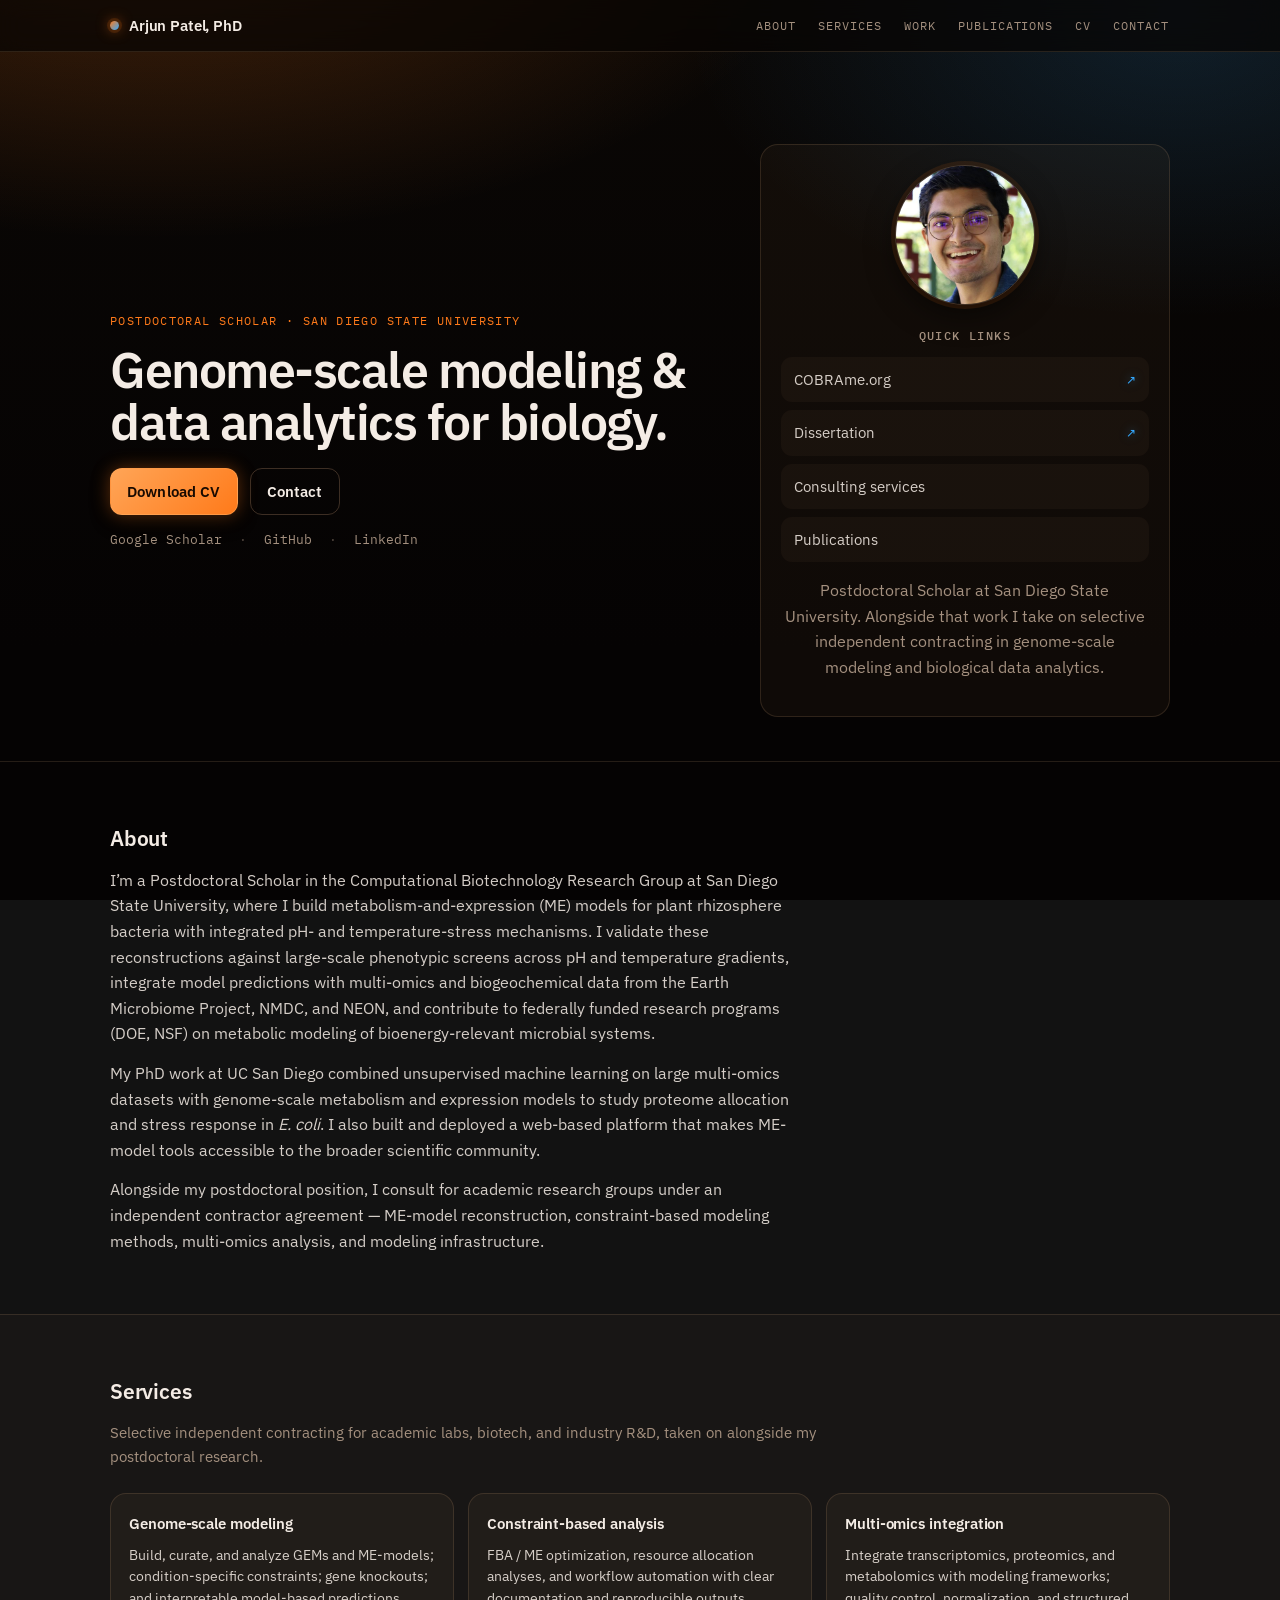
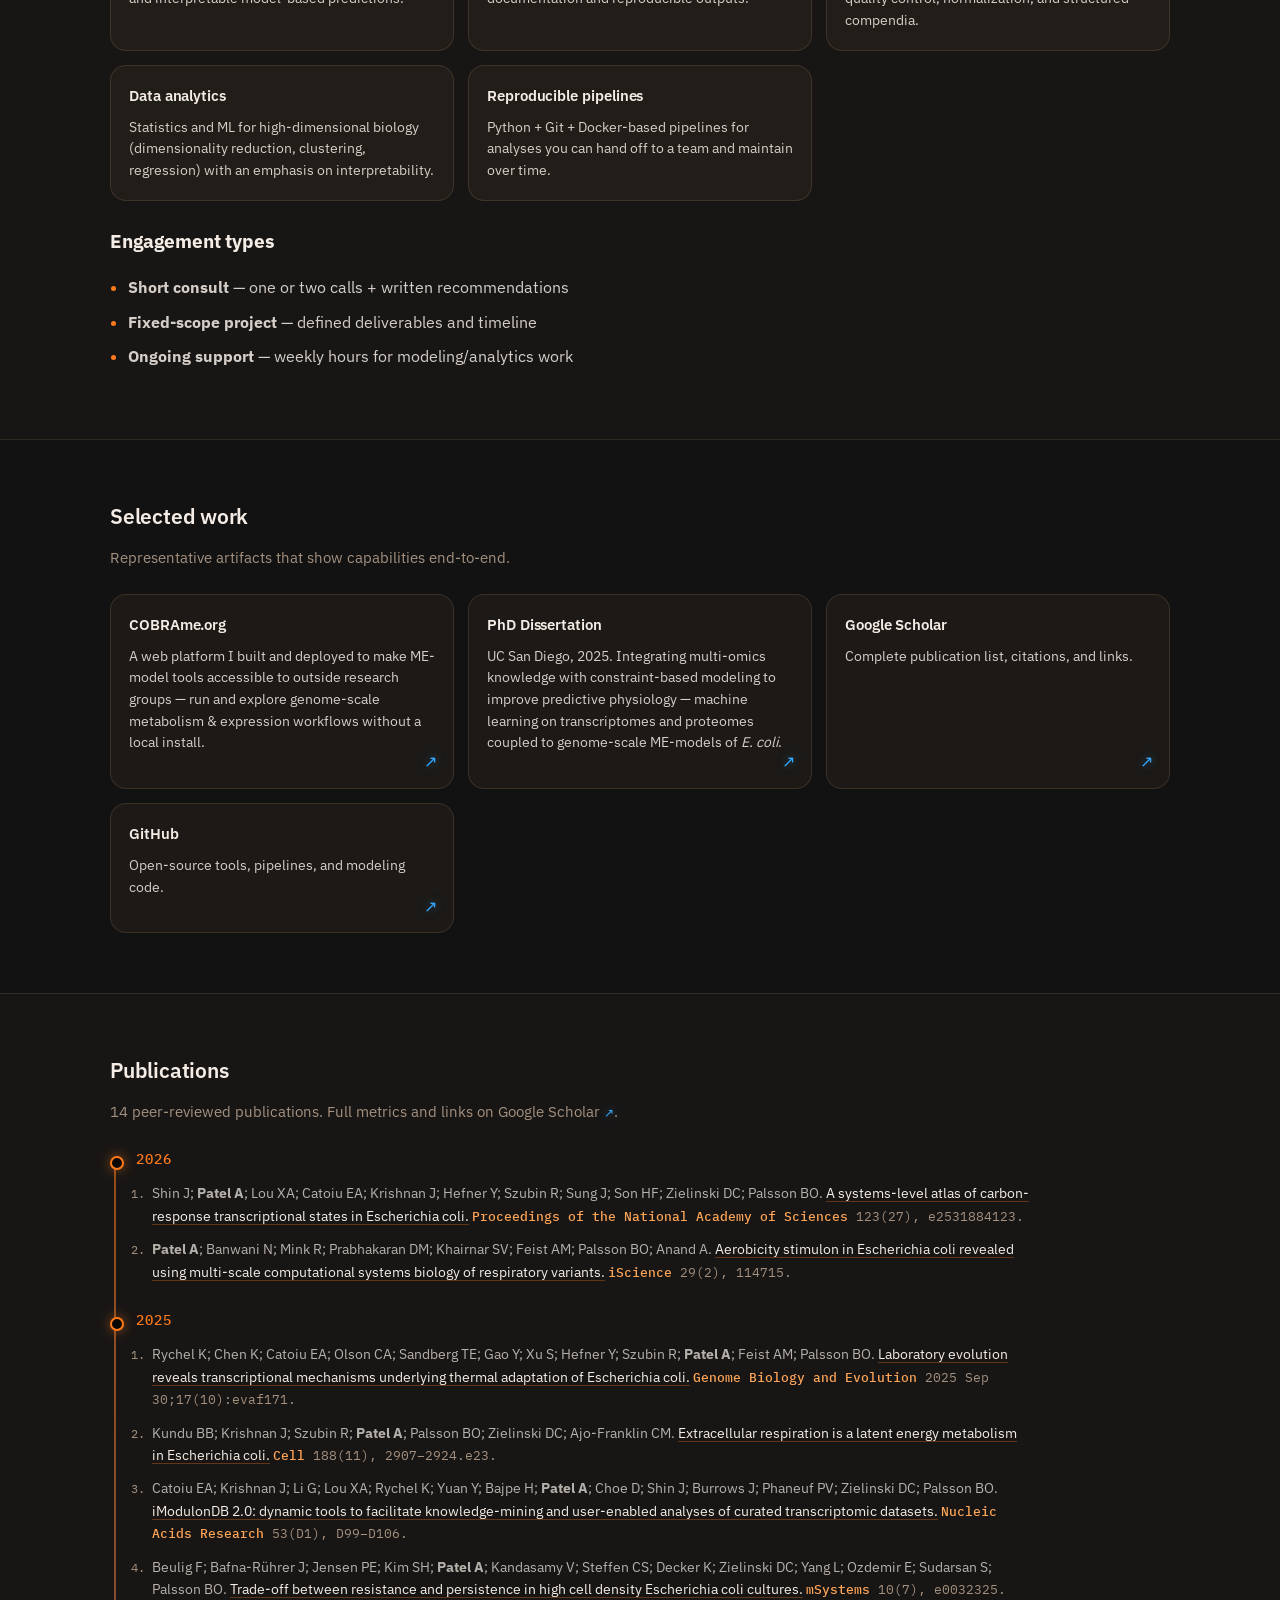
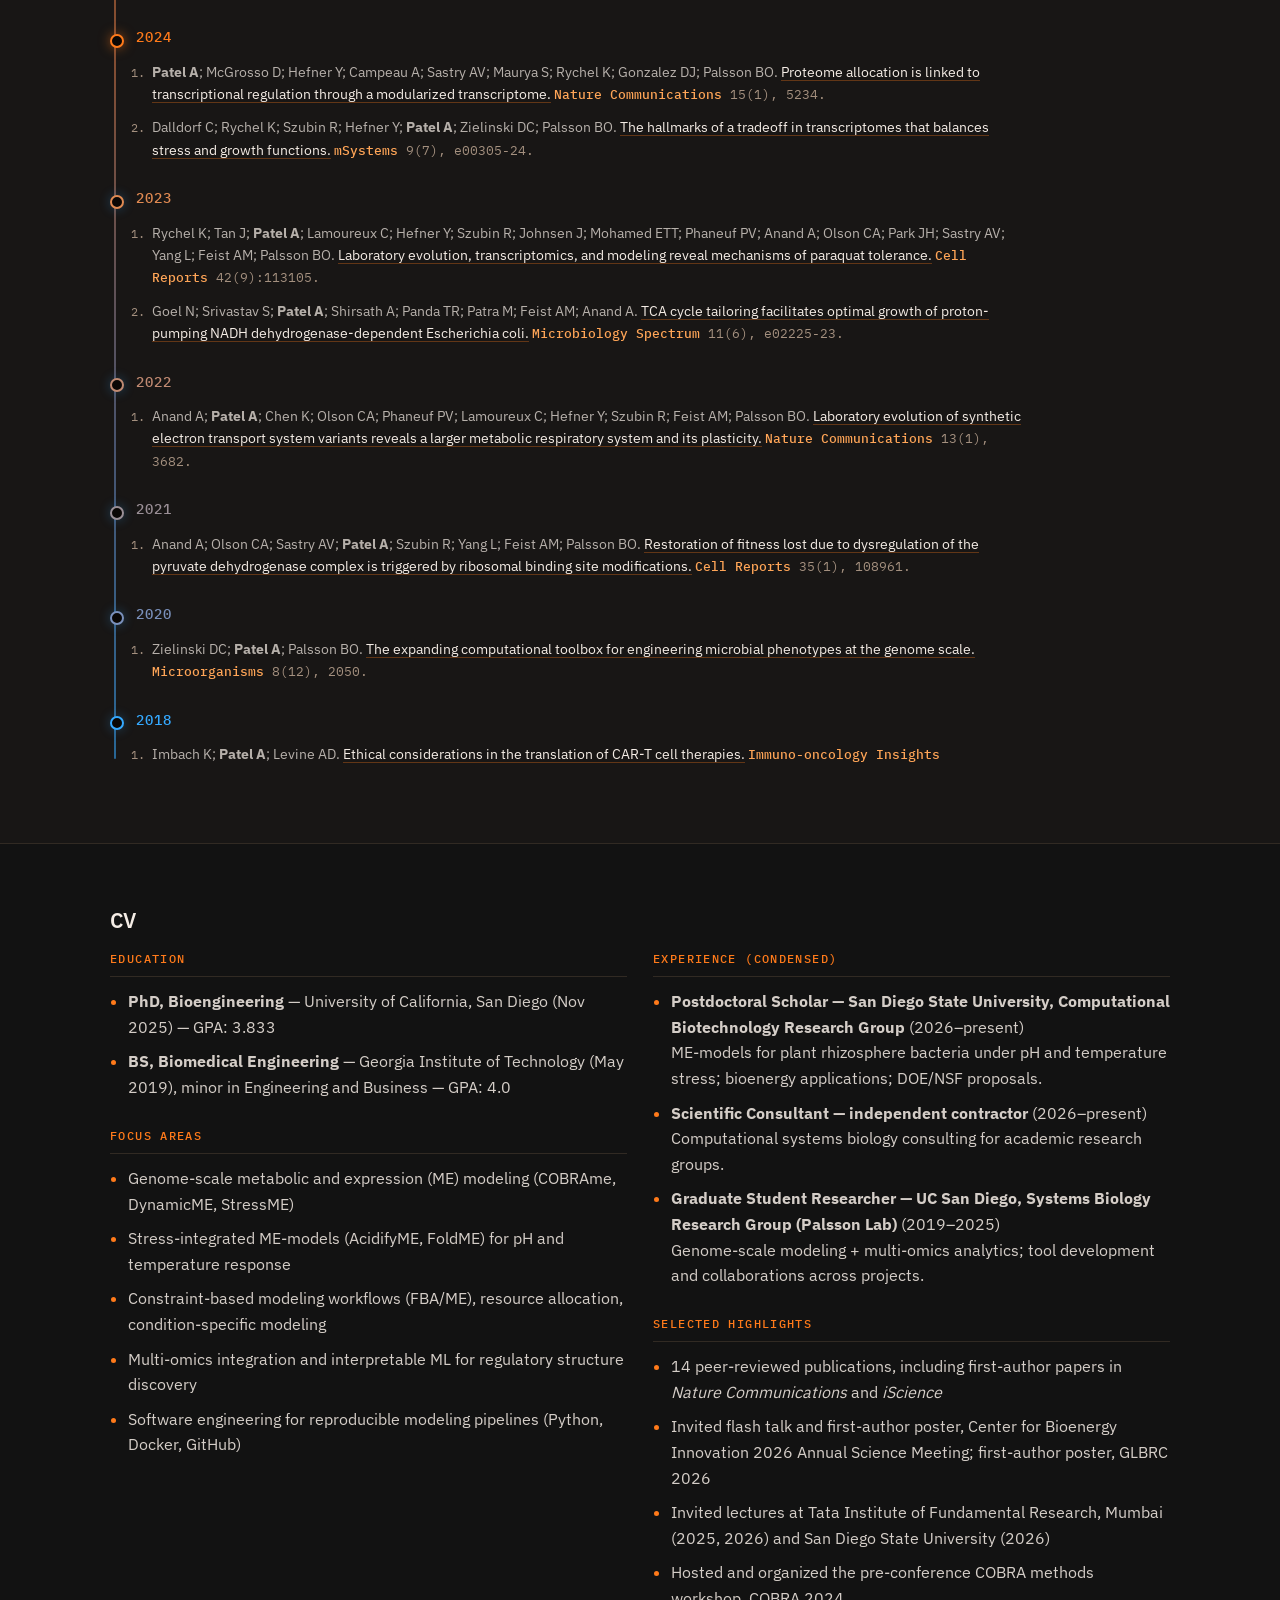
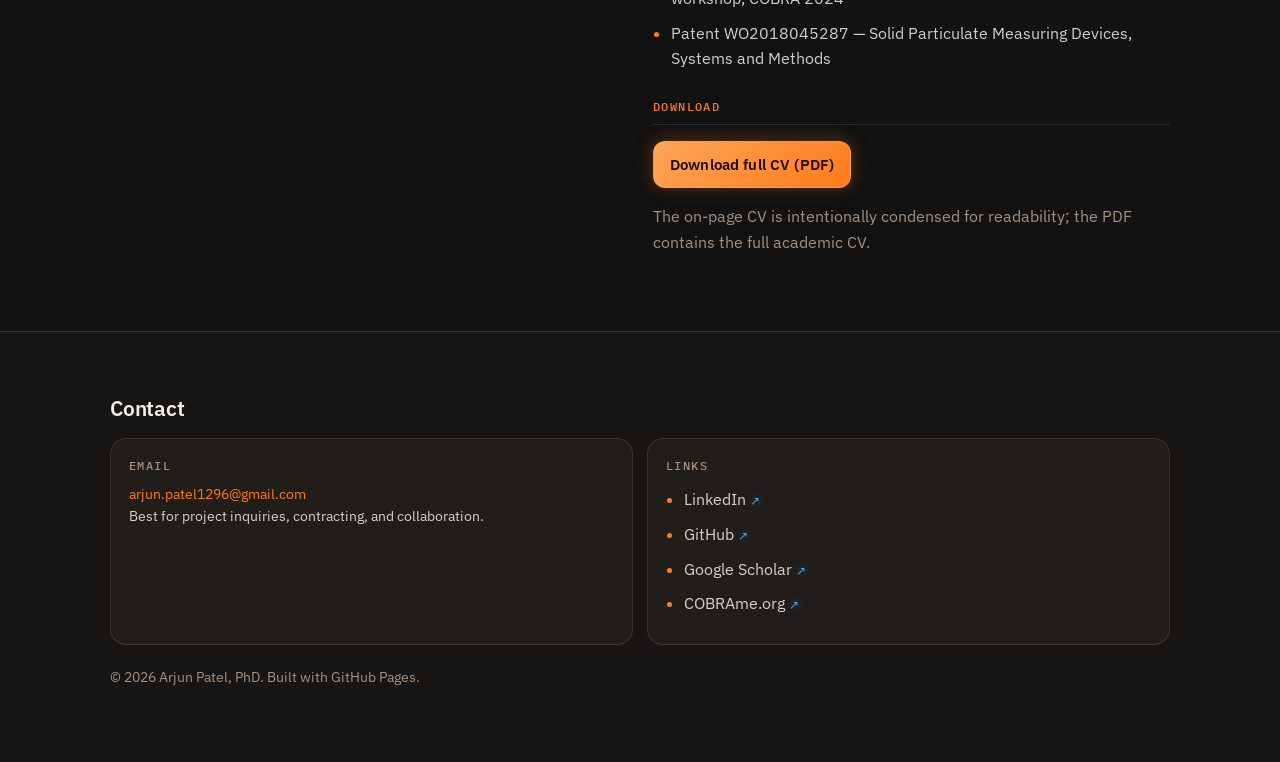
<file: index.html>
<!doctype html>
<html lang="en">
<head>
  <meta charset="utf-8" />
  <meta name="viewport" content="width=device-width, initial-scale=1" />
  <title>Arjun Patel, PhD — Genome-scale Modeling & Data Analytics</title>
  <meta name="description" content="Arjun Patel, PhD — computational systems biologist. Genome-scale metabolic & expression modeling (GEMs/ME-models), constraint-based analysis, and multi-omics data analytics." />
  <meta property="og:title" content="Arjun Patel, PhD — Genome-scale Modeling & Data Analytics" />
  <meta property="og:description" content="Constraint-based modeling (GEMs/ME-models), multi-omics integration, and reproducible analytics for biology." />
  <meta property="og:type" content="profile" />
  <meta property="og:url" content="https://arjun.live/" />
  <meta property="og:image" content="https://arjun.live/assets/og-image.png" />
  <meta property="og:image:width" content="1200" />
  <meta property="og:image:height" content="630" />
  <meta property="og:image:alt" content="Arjun Patel, PhD — Postdoctoral Scholar, San Diego State University" />
  <meta property="og:site_name" content="Arjun Patel, PhD" />
  <meta name="twitter:card" content="summary_large_image" />
  <meta name="author" content="Arjun Patel" />
  <link rel="canonical" href="https://arjun.live/" />
  <meta name="theme-color" content="#0a0705" />
  <link rel="icon" href="assets/favicon.svg" type="image/svg+xml">
  <link rel="preload" href="assets/fonts/IBMPlexSans-var-latin.woff2" as="font" type="font/woff2" crossorigin>
  <link rel="preload" href="assets/fonts/IBMPlexMono-400-latin.woff2" as="font" type="font/woff2" crossorigin>
  <link rel="stylesheet" href="styles.css" />
  <script type="application/ld+json">
  {
    "@context": "https://schema.org",
    "@type": "Person",
    "name": "Arjun Patel",
    "honorificSuffix": "PhD",
    "url": "https://arjun.live/",
    "image": "https://arjun.live/assets/og-image.png",
    "email": "mailto:arjun.patel1296@gmail.com",
    "jobTitle": "Postdoctoral Scholar",
    "description": "Computational systems biologist working on genome-scale metabolic and expression (ME) modeling and multi-omics data analytics.",
    "worksFor": {
      "@type": "Organization",
      "name": "San Diego State University",
      "url": "https://www.sdsu.edu/"
    },
    "alumniOf": [
      { "@type": "CollegeOrUniversity", "name": "University of California, San Diego" },
      { "@type": "CollegeOrUniversity", "name": "Georgia Institute of Technology" }
    ],
    "knowsAbout": [
      "Genome-scale metabolic modeling",
      "Metabolism and expression (ME) models",
      "Constraint-based reconstruction and analysis",
      "Flux balance analysis",
      "Multi-omics data integration",
      "Systems biology"
    ],
    "sameAs": [
      "https://scholar.google.com/citations?user=5Ym5JKAAAAAJ&hl=en",
      "https://github.com/arjunpatel96",
      "https://www.linkedin.com/in/arjunpatel96"
    ]
  }
  </script>
</head>
<body>
  <a class="skip-link" href="#top">Skip to content</a>
  <header class="header">
    <!-- 0x0 fixed anchors: :target on #menu drives the mobile menu, #menu-closed is the
         inert target the close button jumps to. both must be fixed — targeting anything
         in normal flow scrolls the page out from under the reader. -->
    <i id="menu" class="menu-anchor" aria-hidden="true"></i>
    <i id="menu-closed" class="menu-anchor" aria-hidden="true"></i>
    <div class="container nav">
      <a class="brand" href="#top" aria-label="Home">
        <span class="dot"></span><span>Arjun Patel, PhD</span>
      </a>

      <nav class="navlinks" aria-label="Primary">
        <a href="#about">About</a>
        <a href="#services">Services</a>
        <a href="#work">Work</a>
        <a href="#publications">Publications</a>
        <a href="#cv">CV</a>
        <a href="#contact">Contact</a>
      </nav>

      <!-- mobile only; CSS :target drives the open/closed state, no JS -->
      <a class="navtoggle open" href="#menu" aria-label="Open menu"><span class="bars" aria-hidden="true"></span></a>
      <a class="navtoggle close" href="#menu-closed" aria-label="Close menu"><span class="bars" aria-hidden="true"></span></a>
    </div>
  </header>

  <main id="top">
    <section class="hero">
      <div class="container">
        <div class="hero-grid">
          <div>
            <p class="kicker">Postdoctoral Scholar · San Diego State University</p>
            <h1>Genome-scale modeling &amp; data analytics for biology.</h1>
            <div class="cta">
              <a class="btn" href="assets/Arjun_Patel_CV.pdf" target="_blank" rel="noopener noreferrer">Download CV</a>
              <a class="btn ghost" href="#contact">Contact</a>
            </div>

            <div class="social">
              <a href="https://scholar.google.com/citations?user=5Ym5JKAAAAAJ&hl=en" target="_blank" rel="noopener noreferrer">Google Scholar</a>
              <span class="sep">·</span>
              <a href="https://github.com/arjunpatel96" target="_blank" rel="noopener noreferrer">GitHub</a>
              <span class="sep">·</span>
              <a href="https://www.linkedin.com/in/arjunpatel96" target="_blank" rel="noopener noreferrer">LinkedIn</a>
            </div>
          </div>

          <div class="hero-card hero-profile">
            <img src="assets/arjun.jpg" alt="Arjun Patel, PhD" class="profile-img" width="420" height="420" />
            <h2>Quick links</h2>
            <ul class="quick">
              <li><a href="https://www.cobrame.org" target="_blank" rel="noopener noreferrer">COBRAme.org <span aria-hidden="true">↗</span></a></li>
              <li><a href="https://escholarship.org/uc/item/8k63h9cx" target="_blank" rel="noopener noreferrer">Dissertation <span aria-hidden="true">↗</span></a></li>
              <li><a href="#services">Consulting services</a></li>
              <li><a href="#publications">Publications</a></li>
            </ul>
            <p class="muted">Postdoctoral Scholar at San Diego State University. Alongside that work I take on selective independent contracting in genome-scale modeling and biological data analytics.</p>
          </div>
        </div>
      </div>
    </section>

    <section id="about" class="section">
      <div class="container">
        <h2>About</h2>
        <div class="prose">
          <p>I’m a Postdoctoral Scholar in the Computational Biotechnology Research Group at San Diego State University, where I build metabolism-and-expression (ME) models for plant rhizosphere bacteria with integrated pH- and temperature-stress mechanisms. I validate these reconstructions against large-scale phenotypic screens across pH and temperature gradients, integrate model predictions with multi-omics and biogeochemical data from the Earth Microbiome Project, NMDC, and NEON, and contribute to federally funded research programs (DOE, NSF) on metabolic modeling of bioenergy-relevant microbial systems.</p><p>My PhD work at UC San Diego combined unsupervised machine learning on large multi-omics datasets with genome-scale metabolism and expression models to study proteome allocation and stress response in <em>E. coli</em>. I also built and deployed a web-based platform that makes ME-model tools accessible to the broader scientific community.</p><p>Alongside my postdoctoral position, I consult for academic research groups under an independent contractor agreement — ME-model reconstruction, constraint-based modeling methods, multi-omics analysis, and modeling infrastructure.</p>
        </div>
      </div>
    </section>

    <section id="services" class="section alt">
      <div class="container">
        <h2>Services</h2>
        <p class="subhead">Selective independent contracting for academic labs, biotech, and industry R&amp;D, taken on alongside my postdoctoral research.</p>

        <div class="cards">
          <div class="card"><h3>Genome-scale modeling</h3><p>Build, curate, and analyze GEMs and ME-models; condition-specific constraints; gene knockouts; and interpretable model-based predictions.</p></div>
<div class="card"><h3>Constraint-based analysis</h3><p>FBA / ME optimization, resource allocation analyses, and workflow automation with clear documentation and reproducible outputs.</p></div>
<div class="card"><h3>Multi-omics integration</h3><p>Integrate transcriptomics, proteomics, and metabolomics with modeling frameworks; quality control, normalization, and structured compendia.</p></div>
<div class="card"><h3>Data analytics</h3><p>Statistics and ML for high-dimensional biology (dimensionality reduction, clustering, regression) with an emphasis on interpretability.</p></div>
<div class="card"><h3>Reproducible pipelines</h3><p>Python + Git + Docker-based pipelines for analyses you can hand off to a team and maintain over time.</p></div>
        </div>

        <div class="engagement">
          <h3>Engagement types</h3>
          <ul class="bullets">
            <li><strong>Short consult</strong> — one or two calls + written recommendations</li>
            <li><strong>Fixed-scope project</strong> — defined deliverables and timeline</li>
            <li><strong>Ongoing support</strong> — weekly hours for modeling/analytics work</li>
          </ul>
        </div>
      </div>
    </section>

    <section id="work" class="section">
      <div class="container">
        <h2>Selected work</h2>
        <p class="subhead">Representative artifacts that show capabilities end-to-end.</p>

        <div class="cards">
          <a class="card linkcard" href="https://www.cobrame.org" target="_blank" rel="noopener noreferrer"><h3>COBRAme.org</h3><p>A web platform I built and deployed to make ME-model tools accessible to outside research groups — run and explore genome-scale metabolism &amp; expression workflows without a local install.</p><span class="arrow">↗</span></a>
<a class="card linkcard" href="https://escholarship.org/uc/item/8k63h9cx" target="_blank" rel="noopener noreferrer"><h3>PhD Dissertation</h3><p>UC San Diego, 2025. Integrating multi-omics knowledge with constraint-based modeling to improve predictive physiology — machine learning on transcriptomes and proteomes coupled to genome-scale ME-models of <em>E. coli</em>.</p><span class="arrow">↗</span></a>
<a class="card linkcard" href="https://scholar.google.com/citations?user=5Ym5JKAAAAAJ&amp;hl=en" target="_blank" rel="noopener noreferrer"><h3>Google Scholar</h3><p>Complete publication list, citations, and links.</p><span class="arrow">↗</span></a>
<a class="card linkcard" href="https://github.com/arjunpatel96" target="_blank" rel="noopener noreferrer"><h3>GitHub</h3><p>Open-source tools, pipelines, and modeling code.</p><span class="arrow">↗</span></a>
        </div>
      </div>
    </section>

    <section id="publications" class="section alt">
      <div class="container">
        <h2>Publications</h2>
        <p class="subhead">
          14 peer-reviewed publications. Full metrics and links on <a href="https://scholar.google.com/citations?user=5Ym5JKAAAAAJ&hl=en" target="_blank" rel="noopener noreferrer">Google Scholar <span aria-hidden="true">↗</span></a>.
        </p>
        <div class="pubs">
          <h3 class="pub-year" id="pub-2026">2026</h3>
<ol class="pub-list">
<li><span class="pub-authors">Shin J; <strong>Patel A</strong>; Lou XA; Catoiu EA; Krishnan J; Hefner Y; Szubin R; Sung J; Son HF; Zielinski DC; Palsson BO.</span> <span class="pub-title"><a class="pub-link" href="https://doi.org/10.1073/pnas.2531884123" target="_blank" rel="noopener noreferrer">A systems-level atlas of carbon-response transcriptional states in Escherichia coli.</a></span> <span class="pub-venue"><strong>Proceedings of the National Academy of Sciences</strong> 123(27), e2531884123.</span></li>
<li><span class="pub-authors"><strong>Patel A</strong>; Banwani N; Mink R; Prabhakaran DM; Khairnar SV; Feist AM; Palsson BO; Anand A.</span> <span class="pub-title"><a class="pub-link" href="https://doi.org/10.1016/j.isci.2026.114715" target="_blank" rel="noopener noreferrer">Aerobicity stimulon in Escherichia coli revealed using multi-scale computational systems biology of respiratory variants.</a></span> <span class="pub-venue"><strong>iScience</strong> 29(2), 114715.</span></li>
</ol>
<h3 class="pub-year" id="pub-2025">2025</h3>
<ol class="pub-list">
<li><span class="pub-authors">Rychel K; Chen K; Catoiu EA; Olson CA; Sandberg TE; Gao Y; Xu S; Hefner Y; Szubin R; <strong>Patel A</strong>; Feist AM; Palsson BO.</span> <span class="pub-title"><a class="pub-link" href="https://doi.org/10.1093/gbe/evaf171" target="_blank" rel="noopener noreferrer">Laboratory evolution reveals transcriptional mechanisms underlying thermal adaptation of Escherichia coli.</a></span> <span class="pub-venue"><strong>Genome Biology and Evolution</strong> 2025 Sep 30;17(10):evaf171.</span></li>
<li><span class="pub-authors">Kundu BB; Krishnan J; Szubin R; <strong>Patel A</strong>; Palsson BO; Zielinski DC; Ajo-Franklin CM.</span> <span class="pub-title"><a class="pub-link" href="https://doi.org/10.1016/j.cell.2025.03.016" target="_blank" rel="noopener noreferrer">Extracellular respiration is a latent energy metabolism in Escherichia coli.</a></span> <span class="pub-venue"><strong>Cell</strong> 188(11), 2907–2924.e23.</span></li>
<li><span class="pub-authors">Catoiu EA; Krishnan J; Li G; Lou XA; Rychel K; Yuan Y; Bajpe H; <strong>Patel A</strong>; Choe D; Shin J; Burrows J; Phaneuf PV; Zielinski DC; Palsson BO.</span> <span class="pub-title"><a class="pub-link" href="https://doi.org/10.1093/nar/gkae1009" target="_blank" rel="noopener noreferrer">iModulonDB 2.0: dynamic tools to facilitate knowledge-mining and user-enabled analyses of curated transcriptomic datasets.</a></span> <span class="pub-venue"><strong>Nucleic Acids Research</strong> 53(D1), D99–D106.</span></li>
<li><span class="pub-authors">Beulig F; Bafna-Rührer J; Jensen PE; Kim SH; <strong>Patel A</strong>; Kandasamy V; Steffen CS; Decker K; Zielinski DC; Yang L; Ozdemir E; Sudarsan S; Palsson BO.</span> <span class="pub-title"><a class="pub-link" href="https://doi.org/10.1128/msystems.00323-25" target="_blank" rel="noopener noreferrer">Trade-off between resistance and persistence in high cell density Escherichia coli cultures.</a></span> <span class="pub-venue"><strong>mSystems</strong> 10(7), e0032325.</span></li>
</ol>
<h3 class="pub-year" id="pub-2024">2024</h3>
<ol class="pub-list">
<li><span class="pub-authors"><strong>Patel A</strong>; McGrosso D; Hefner Y; Campeau A; Sastry AV; Maurya S; Rychel K; Gonzalez DJ; Palsson BO.</span> <span class="pub-title"><a class="pub-link" href="https://doi.org/10.1038/s41467-024-49231-y" target="_blank" rel="noopener noreferrer">Proteome allocation is linked to transcriptional regulation through a modularized transcriptome.</a></span> <span class="pub-venue"><strong>Nature Communications</strong> 15(1), 5234.</span></li>
<li><span class="pub-authors">Dalldorf C; Rychel K; Szubin R; Hefner Y; <strong>Patel A</strong>; Zielinski DC; Palsson BO.</span> <span class="pub-title"><a class="pub-link" href="https://doi.org/10.1128/msystems.00305-24" target="_blank" rel="noopener noreferrer">The hallmarks of a tradeoff in transcriptomes that balances stress and growth functions.</a></span> <span class="pub-venue"><strong>mSystems</strong> 9(7), e00305-24.</span></li>
</ol>
<h3 class="pub-year" id="pub-2023">2023</h3>
<ol class="pub-list">
<li><span class="pub-authors">Rychel K; Tan J; <strong>Patel A</strong>; Lamoureux C; Hefner Y; Szubin R; Johnsen J; Mohamed ETT; Phaneuf PV; Anand A; Olson CA; Park JH; Sastry AV; Yang L; Feist AM; Palsson BO.</span> <span class="pub-title"><a class="pub-link" href="https://doi.org/10.1016/j.celrep.2023.113105" target="_blank" rel="noopener noreferrer">Laboratory evolution, transcriptomics, and modeling reveal mechanisms of paraquat tolerance.</a></span> <span class="pub-venue"><strong>Cell Reports</strong> 42(9):113105.</span></li>
<li><span class="pub-authors">Goel N; Srivastav S; <strong>Patel A</strong>; Shirsath A; Panda TR; Patra M; Feist AM; Anand A.</span> <span class="pub-title"><a class="pub-link" href="https://doi.org/10.1128/spectrum.02225-23" target="_blank" rel="noopener noreferrer">TCA cycle tailoring facilitates optimal growth of proton-pumping NADH dehydrogenase-dependent Escherichia coli.</a></span> <span class="pub-venue"><strong>Microbiology Spectrum</strong> 11(6), e02225-23.</span></li>
</ol>
<h3 class="pub-year" id="pub-2022">2022</h3>
<ol class="pub-list">
<li><span class="pub-authors">Anand A; <strong>Patel A</strong>; Chen K; Olson CA; Phaneuf PV; Lamoureux C; Hefner Y; Szubin R; Feist AM; Palsson BO.</span> <span class="pub-title"><a class="pub-link" href="https://doi.org/10.1038/s41467-022-30877-5" target="_blank" rel="noopener noreferrer">Laboratory evolution of synthetic electron transport system variants reveals a larger metabolic respiratory system and its plasticity.</a></span> <span class="pub-venue"><strong>Nature Communications</strong> 13(1), 3682.</span></li>
</ol>
<h3 class="pub-year" id="pub-2021">2021</h3>
<ol class="pub-list">
<li><span class="pub-authors">Anand A; Olson CA; Sastry AV; <strong>Patel A</strong>; Szubin R; Yang L; Feist AM; Palsson BO.</span> <span class="pub-title"><a class="pub-link" href="https://doi.org/10.1016/j.celrep.2021.108961" target="_blank" rel="noopener noreferrer">Restoration of fitness lost due to dysregulation of the pyruvate dehydrogenase complex is triggered by ribosomal binding site modifications.</a></span> <span class="pub-venue"><strong>Cell Reports</strong> 35(1), 108961.</span></li>
</ol>
<h3 class="pub-year" id="pub-2020">2020</h3>
<ol class="pub-list">
<li><span class="pub-authors">Zielinski DC; <strong>Patel A</strong>; Palsson BO.</span> <span class="pub-title"><a class="pub-link" href="https://doi.org/10.3390/microorganisms8122050" target="_blank" rel="noopener noreferrer">The expanding computational toolbox for engineering microbial phenotypes at the genome scale.</a></span> <span class="pub-venue"><strong>Microorganisms</strong> 8(12), 2050.</span></li>
</ol>
<h3 class="pub-year" id="pub-2018">2018</h3>
<ol class="pub-list">
<li><span class="pub-authors">Imbach K; <strong>Patel A</strong>; Levine AD.</span> <span class="pub-title"><a class="pub-link" href="https://doi.org/10.18609/cgti.2018.030" target="_blank" rel="noopener noreferrer">Ethical considerations in the translation of CAR-T cell therapies.</a></span> <span class="pub-venue"><strong>Immuno-oncology Insights</strong></span></li>
</ol>
        </div>
      </div>
    </section>

    <section id="cv" class="section">
      <div class="container">
        <h2>CV</h2>
        
<div class="cv-grid">
  <div>
    <h3>Education</h3>
    <ul class="bullets">
      <li><strong>PhD, Bioengineering</strong> — University of California, San Diego (Nov 2025) — GPA: 3.833</li>
      <li><strong>BS, Biomedical Engineering</strong> — Georgia Institute of Technology (May 2019), minor in Engineering and Business — GPA: 4.0</li>
    </ul>

    <h3>Focus areas</h3>
    <ul class="bullets">
      <li>Genome-scale metabolic and expression (ME) modeling (COBRAme, DynamicME, StressME)</li>
      <li>Stress-integrated ME-models (AcidifyME, FoldME) for pH and temperature response</li>
      <li>Constraint-based modeling workflows (FBA/ME), resource allocation, condition-specific modeling</li>
      <li>Multi-omics integration and interpretable ML for regulatory structure discovery</li>
      <li>Software engineering for reproducible modeling pipelines (Python, Docker, GitHub)</li>
    </ul>
  </div>

  <div>
    <h3>Experience (condensed)</h3>
    <ul class="bullets">
      <li><strong>Postdoctoral Scholar — San Diego State University, Computational Biotechnology Research Group</strong> (2026–present)<br/>
      ME-models for plant rhizosphere bacteria under pH and temperature stress; bioenergy applications; DOE/NSF proposals.</li>
      <li><strong>Scientific Consultant — independent contractor</strong> (2026–present)<br/>
      Computational systems biology consulting for academic research groups.</li>
      <li><strong>Graduate Student Researcher — UC San Diego, Systems Biology Research Group (Palsson Lab)</strong> (2019–2025)<br/>
      Genome-scale modeling + multi-omics analytics; tool development and collaborations across projects.</li>
    </ul>

    <h3>Selected highlights</h3>
    <ul class="bullets">
      <li>14 peer-reviewed publications, including first-author papers in <em>Nature Communications</em> and <em>iScience</em></li>
      <li>Invited flash talk and first-author poster, Center for Bioenergy Innovation 2026 Annual Science Meeting; first-author poster, GLBRC 2026</li>
      <li>Invited lectures at Tata Institute of Fundamental Research, Mumbai (2025, 2026) and San Diego State University (2026)</li>
      <li>Hosted and organized the pre-conference COBRA methods workshop, COBRA 2024</li>
      <li>Patent WO2018045287 — Solid Particulate Measuring Devices, Systems and Methods</li>
    </ul>

    <h3>Download</h3>
    <p><a class="btn" href="assets/Arjun_Patel_CV.pdf" target="_blank" rel="noopener noreferrer">Download full CV (PDF)</a></p>
    <p class="muted">The on-page CV is intentionally condensed for readability; the PDF contains the full academic CV.</p>
  </div>
</div>

      </div>
    </section>

    <section id="contact" class="section alt">
      <div class="container">
        <h2>Contact</h2>
        <div class="contact-grid">
          <div class="card">
            <h3>Email</h3>
            <p><a href="mailto:arjun.patel1296@gmail.com">arjun.patel1296@gmail.com</a></p>
            <p class="muted">Best for project inquiries, contracting, and collaboration.</p>
          </div>
          <div class="card">
            <h3>Links</h3>
            <ul class="bullets">
              <li><a href="https://www.linkedin.com/in/arjunpatel96" target="_blank" rel="noopener noreferrer">LinkedIn <span aria-hidden="true">↗</span></a></li>
              <li><a href="https://github.com/arjunpatel96" target="_blank" rel="noopener noreferrer">GitHub <span aria-hidden="true">↗</span></a></li>
              <li><a href="https://scholar.google.com/citations?user=5Ym5JKAAAAAJ&hl=en" target="_blank" rel="noopener noreferrer">Google Scholar <span aria-hidden="true">↗</span></a></li>
              <li><a href="https://www.cobrame.org" target="_blank" rel="noopener noreferrer">COBRAme.org <span aria-hidden="true">↗</span></a></li>
            </ul>
          </div>
        </div>
        <p class="footer muted">© 2026 Arjun Patel, PhD. Built with GitHub Pages.</p>
      </div>
    </section>
  </main>
</body>
</html>
</file>
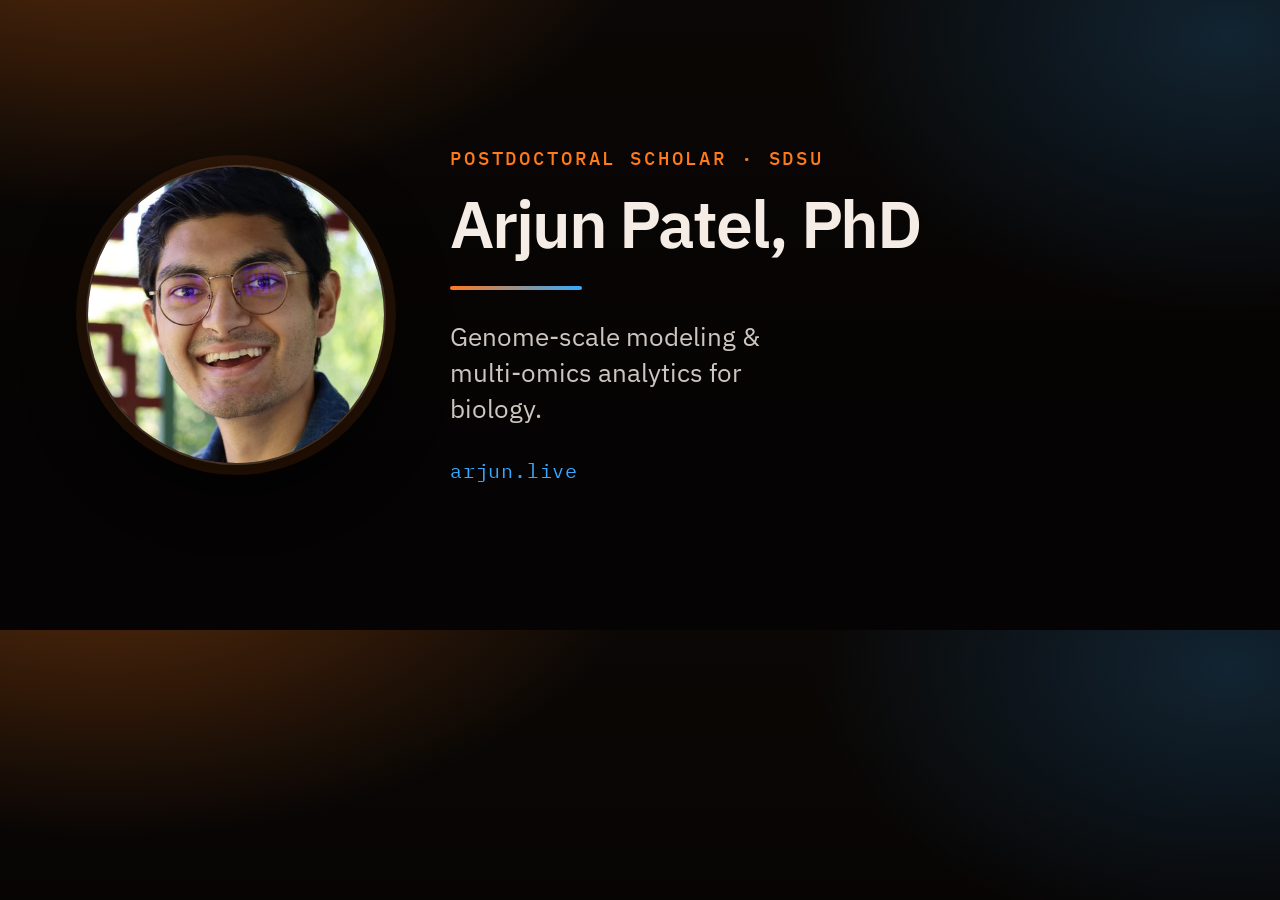
<file: assets/og-template.html>
<!doctype html>
<!--
  Source for assets/og-image.png (the 1200x630 social preview card).
  Not linked from the site — it exists so the card can be regenerated.

  Regenerate:
    python3 -m http.server 8000
    google-chrome --headless --disable-gpu --hide-scrollbars \
      --window-size=1200,630 --virtual-time-budget=7000 \
      --screenshot=assets/og-image.png \
      http://localhost:8000/assets/og-template.html
-->
<html lang="en">
<head>
<meta charset="utf-8">
<style>
  @font-face{
    font-family:"IBM Plex Sans"; font-weight:100 700; font-style:normal;
    src:url("fonts/IBMPlexSans-var-latin.woff2") format("woff2");
  }
  @font-face{
    font-family:"IBM Plex Mono"; font-weight:400; font-style:normal;
    src:url("fonts/IBMPlexMono-400-latin.woff2") format("woff2");
  }
  @font-face{
    font-family:"IBM Plex Mono"; font-weight:500; font-style:normal;
    src:url("fonts/IBMPlexMono-500-latin.woff2") format("woff2");
  }
  *{box-sizing:border-box; margin:0; padding:0}
  body{
    width:1200px; height:630px; overflow:hidden;
    font-family:"IBM Plex Sans", sans-serif;
    color:#f4ece5;
    background:
      radial-gradient(900px 520px at 8% -18%, rgba(255,122,26,.34), transparent 62%),
      radial-gradient(700px 460px at 96% 6%, rgba(53,169,255,.18), transparent 60%),
      linear-gradient(180deg,#0a0705,#050303 76%);
    display:flex; align-items:center; gap:64px;
    padding:0 86px;
  }
  .shot{
    width:300px; height:300px; border-radius:999px; object-fit:cover; flex:0 0 auto;
    border:2px solid rgba(255,196,150,.24);
    box-shadow:0 0 0 10px rgba(255,122,26,.10), 0 22px 60px rgba(0,0,0,.6);
  }
  .kicker{
    font-family:"IBM Plex Mono", monospace; font-weight:500;
    font-size:19px; letter-spacing:.15em; text-transform:uppercase;
    color:#ff7a1a; margin-bottom:20px;
  }
  h1{font-size:66px; line-height:1.02; letter-spacing:-.032em; font-weight:600}
  .rule{
    width:132px; height:4px; border-radius:4px; margin:28px 0;
    background:linear-gradient(90deg,#ff7a1a,#35a9ff);
  }
  p{font-size:26px; line-height:1.4; color:rgba(244,236,229,.84); max-width:22ch}
  .site{
    font-family:"IBM Plex Mono", monospace; font-size:20px;
    color:#35a9ff; margin-top:30px; letter-spacing:.04em;
  }
</style>
</head>
<body>
  <img class="shot" src="arjun.jpg" alt="">
  <div>
    <div class="kicker">Postdoctoral Scholar · SDSU</div>
    <h1>Arjun Patel, PhD</h1>
    <div class="rule"></div>
    <p>Genome-scale modeling &amp; multi-omics analytics for biology.</p>
    <div class="site">arjun.live</div>
  </div>
</body>
</html>
</file>
<file: styles.css>
/* ==========================================================================
   arjun.live — "flux map"
   Orange = high flux / hot / recent.  Blue = the cold pole.
   Committed dark theme: this palette does not invert.
   ========================================================================== */

/* ── self-hosted type (no external requests) ────────────────────────────────
   Plex Sans ships as a variable font, so one file covers 400–700.
   Plex Mono is static, so 400 and 500 are separate files.
   latin-ext is only fetched if a glyph actually needs it (unicode-range).   */

@font-face{
  font-family:"IBM Plex Sans"; font-style:normal; font-weight:100 700; font-display:swap;
  src:url("assets/fonts/IBMPlexSans-var-latin.woff2") format("woff2");
  unicode-range:U+0000-00FF,U+0131,U+0152-0153,U+02BB-02BC,U+02C6,U+02DA,U+02DC,U+0304,U+0308,U+0329,U+2000-206F,U+20AC,U+2122,U+2191,U+2193,U+2212,U+2215,U+FEFF,U+FFFD;
}
@font-face{
  font-family:"IBM Plex Sans"; font-style:normal; font-weight:100 700; font-display:swap;
  src:url("assets/fonts/IBMPlexSans-var-latin-ext.woff2") format("woff2");
  unicode-range:U+0100-02BA,U+02BD-02C5,U+02C7-02CC,U+02CE-02D7,U+02DD-02FF,U+0304,U+0308,U+0329,U+1D00-1DBF,U+1E00-1E9F,U+1EF2-1EFF,U+2020,U+20A0-20AB,U+20AD-20C0,U+2113,U+2C60-2C7F,U+A720-A7FF;
}
@font-face{
  font-family:"IBM Plex Mono"; font-style:normal; font-weight:400; font-display:swap;
  src:url("assets/fonts/IBMPlexMono-400-latin.woff2") format("woff2");
  unicode-range:U+0000-00FF,U+0131,U+0152-0153,U+02BB-02BC,U+02C6,U+02DA,U+02DC,U+0304,U+0308,U+0329,U+2000-206F,U+20AC,U+2122,U+2191,U+2193,U+2212,U+2215,U+FEFF,U+FFFD;
}
@font-face{
  font-family:"IBM Plex Mono"; font-style:normal; font-weight:400; font-display:swap;
  src:url("assets/fonts/IBMPlexMono-400-latin-ext.woff2") format("woff2");
  unicode-range:U+0100-02BA,U+02BD-02C5,U+02C7-02CC,U+02CE-02D7,U+02DD-02FF,U+0304,U+0308,U+0329,U+1D00-1DBF,U+1E00-1E9F,U+1EF2-1EFF,U+2020,U+20A0-20AB,U+20AD-20C0,U+2113,U+2C60-2C7F,U+A720-A7FF;
}
@font-face{
  font-family:"IBM Plex Mono"; font-style:normal; font-weight:500; font-display:swap;
  src:url("assets/fonts/IBMPlexMono-500-latin.woff2") format("woff2");
  unicode-range:U+0000-00FF,U+0131,U+0152-0153,U+02BB-02BC,U+02C6,U+02DA,U+02DC,U+0304,U+0308,U+0329,U+2000-206F,U+20AC,U+2122,U+2191,U+2193,U+2212,U+2215,U+FEFF,U+FFFD;
}
@font-face{
  font-family:"IBM Plex Mono"; font-style:normal; font-weight:500; font-display:swap;
  src:url("assets/fonts/IBMPlexMono-500-latin-ext.woff2") format("woff2");
  unicode-range:U+0100-02BA,U+02BD-02C5,U+02C7-02CC,U+02CE-02D7,U+02DD-02FF,U+0304,U+0308,U+0329,U+1D00-1DBF,U+1E00-1E9F,U+1EF2-1EFF,U+2020,U+20A0-20AB,U+20AD-20C0,U+2113,U+2C60-2C7F,U+A720-A7FF;
}

:root{
  /* ground — warm near-black, biased toward the accent rather than neutral */
  --ink:      #0a0705;
  --ink-2:    #100b07;

  /* poles */
  --flux:     #ff7a1a;   /* primary */
  --flux-lo:  #ffa557;   /* lighter orange, for gradients + glow */
  --cold:     #35a9ff;   /* counter-pole, used sparingly */

  /* type */
  --text:     #f4ece5;
  --dim:      rgba(244,236,229,.86);
  --muted:    #a4907f;   /* amber-biased grey, not neutral */
  --on-flux:  #180a01;   /* text sitting on orange */

  /* structure */
  --line:     rgba(255,196,150,.13);
  --line-2:   rgba(255,196,150,.22);
  --surface:  rgba(255,178,120,.045);
  --surface-2:rgba(255,178,120,.075);

  --glow-flux: 0 0 18px rgba(255,122,26,.35);
  --shadow:    0 10px 34px rgba(0,0,0,.55);

  --sans: "IBM Plex Sans", ui-sans-serif, system-ui, -apple-system, Segoe UI, Roboto, Helvetica, Arial, sans-serif;
  --mono: "IBM Plex Mono", ui-monospace, SFMono-Regular, Menlo, Consolas, monospace;
}

*{box-sizing:border-box}
html{
  scroll-behavior:smooth;
  color-scheme: dark;   /* scrollbars + form controls follow the page */
}

body{
  margin:0;
  font-family: var(--sans);
  font-size:16px;
  color:var(--text);
  line-height:1.6;
  scroll-padding-top:84px;
  -webkit-font-smoothing:antialiased;
  background:
    radial-gradient(1100px 560px at 12% -12%, rgba(255,122,26,.26), transparent 62%),
    radial-gradient(820px 500px at 92% 2%,   rgba(53,169,255,.15), transparent 60%),
    linear-gradient(180deg, var(--ink), #050303 72%);
  background-attachment: fixed;
}

::selection{background:rgba(255,122,26,.28); color:var(--text)}

a{color:inherit; text-decoration:none; transition:color .18s ease}
a:hover{color:var(--flux)}

:focus-visible{
  outline:2px solid var(--flux);
  outline-offset:3px;
  border-radius:4px;
}

.container{width:min(1060px, calc(100% - 40px)); margin:0 auto}

/* keyboard users can jump the nav; visible only when focused */
.skip-link{
  position:absolute; left:-9999px; top:0; z-index:100;
  padding:10px 16px;
  background:var(--flux); color:var(--on-flux);
  font-weight:600; border-radius:0 0 10px 0;
}
.skip-link:focus{left:0; color:var(--on-flux)}

/* ── header ─────────────────────────────────────────────────────────────── */

.header{
  position:sticky; top:0; z-index:50;
  background: rgba(8,5,3,.72);
  backdrop-filter: blur(12px);
  border-bottom:1px solid var(--line);
}

.nav{display:flex; align-items:center; justify-content:space-between; padding:10px 0; gap:16px}

.brand{
  display:flex; align-items:center; gap:10px;
  font-weight:600;
  letter-spacing:-.01em;
  font-size:15px;
  white-space:nowrap;
  flex:0 0 auto;
}
.dot{
  width:9px; height:9px; border-radius:999px;
  background: linear-gradient(135deg, var(--flux), var(--cold));
  box-shadow: 0 0 0 3px rgba(255,122,26,.14), 0 0 14px rgba(255,122,26,.75);
}

.navlinks{
  display:flex; gap:20px;
  font-family: var(--mono);
  font-size:12px;
  letter-spacing:.08em;
  text-transform:uppercase;
  color:var(--muted);
}
.navlinks a{padding:6px 1px; position:relative}
.navlinks a::after{
  content:""; position:absolute; left:0; right:0; bottom:0;
  height:1px; background:var(--flux);
  transform:scaleX(0); transform-origin:left;
  transition:transform .22s ease;
  box-shadow: 0 0 8px rgba(255,122,26,.9);
}
.navlinks a:hover{color:var(--text)}
.navlinks a:hover::after{transform:scaleX(1)}

/* hamburger — hidden above the mobile breakpoint, shown in the media query below.
   icon bars are drawn in CSS; the self-hosted Plex subsets have no ☰ / ✕ glyph. */
.menu-anchor{position:fixed; top:0; left:0; width:0; height:0}
.navtoggle{display:none}
.navtoggle .bars{
  display:block;
  width:20px; height:2px; border-radius:2px;
  background:var(--muted);
  position:relative;
  transition: background .18s ease;
}
.navtoggle .bars::before,
.navtoggle .bars::after{
  content:""; position:absolute; left:0;
  width:20px; height:2px; border-radius:2px;
  background:var(--muted);
  transition: background .18s ease, transform .18s ease;
}
.navtoggle .bars::before{top:-6px}
.navtoggle .bars::after{top:6px}
.navtoggle:hover .bars,
.navtoggle:hover .bars::before,
.navtoggle:hover .bars::after{background:var(--text)}

/* close state: middle bar hides, outer two cross into an X */
.navtoggle.close .bars{background:transparent}
.navtoggle.close .bars::before{top:0; transform:rotate(45deg)}
.navtoggle.close .bars::after{top:0; transform:rotate(-45deg)}
.navtoggle.close:hover .bars{background:transparent}

/* ── type scale ─────────────────────────────────────────────────────────── */

h1{
  font-size: clamp(34px, 3.9vw, 55px);
  line-height:1.04;
  font-weight:600;
  letter-spacing:-.03em;
  margin:0 0 16px;
  text-wrap:balance;
}
h2{
  font-size:21px;
  font-weight:600;
  letter-spacing:-.01em;
  margin:0 0 12px;
  text-wrap:balance;
}
h3{text-wrap:balance}

.kicker{
  font-family: var(--mono);
  font-size:11.5px;
  letter-spacing:.12em;
  text-transform:uppercase;
  color:var(--flux);
  margin:0 0 14px;
}
.lead{
  margin:0 0 18px;
  color:var(--dim);
  font-size:18px;
  line-height:1.62;
  max-width:62ch;
}
.subhead{color:var(--muted); margin:0 0 24px; max-width:80ch; font-size:15px}
.muted{color:var(--muted)}

/* ── hero ───────────────────────────────────────────────────────────────── */

.hero{padding:92px 0 44px}
.hero-grid{display:grid; grid-template-columns:1.2fr .8fr; gap:34px; align-items:center}
.hero-profile{text-align:center}

.profile-img{
  width:140px; height:140px;
  border-radius:999px;
  object-fit:cover;
  margin-bottom:14px;
  border:1px solid var(--line-2);
  box-shadow: 0 0 0 4px rgba(255,122,26,.10), 0 10px 28px rgba(0,0,0,.5);
}

.cta{display:flex; gap:12px; flex-wrap:wrap; margin:20px 0 10px}
.btn{
  display:inline-flex; align-items:center; justify-content:center;
  padding:11px 16px;
  border-radius:12px;
  font-family:var(--sans);
  font-weight:600;
  font-size:14.5px;
  letter-spacing:.01em;
  background: linear-gradient(135deg, var(--flux-lo), var(--flux));
  color:var(--on-flux);
  border:1px solid rgba(255,165,87,.5);
  box-shadow: var(--glow-flux), 0 6px 20px rgba(0,0,0,.4);
  transition: box-shadow .2s ease, transform .2s ease, filter .2s ease;
}
.btn:hover{
  color:var(--on-flux);
  filter:brightness(1.06);
  box-shadow: 0 0 26px rgba(255,122,26,.5), 0 8px 24px rgba(0,0,0,.45);
  transform:translateY(-1px);
}
.btn.ghost{
  background:transparent;
  color:var(--text);
  border:1px solid var(--line-2);
  box-shadow:none;
}
.btn.ghost:hover{
  color:var(--cold);
  border-color:rgba(53,169,255,.55);
  box-shadow:0 0 18px rgba(53,169,255,.22);
}

.social{
  font-family:var(--mono);
  font-size:12.5px;
  color:var(--muted);
  margin-top:14px;
}
.sep{padding:0 9px; opacity:.45}

.hero-card{
  border:1px solid var(--line);
  background: var(--surface);
  border-radius:18px;
  padding:20px;
}
.hero-card h2{
  font-family:var(--mono);
  font-size:11.5px;
  font-weight:500;
  letter-spacing:.12em;
  text-transform:uppercase;
  color:var(--muted);
  margin:0 0 12px;
}
.quick{list-style:none; padding:0; margin:0 0 14px; display:flex; flex-direction:column; gap:8px}
.quick a{
  display:flex; align-items:center; justify-content:space-between;
  padding:10px 12px;
  border-radius:11px;
  border:1px solid transparent;
  color:var(--dim);
  background: rgba(255,178,120,.04);
  font-size:14.5px;
  transition:border-color .18s ease, background .18s ease, color .18s ease;
}
.quick a:hover{
  border-color:rgba(255,122,26,.42);
  background: rgba(255,122,26,.09);
  color:var(--flux);
}
/* the ↗ is blue wherever it appears — it means this link leaves the site */
a span[aria-hidden]{
  color:var(--cold);
  font-family:var(--mono);
  font-size:12px;
  text-shadow:0 0 10px rgba(53,169,255,.55);
}

/* ── sections ───────────────────────────────────────────────────────────── */

.section{padding:60px 0; border-top:1px solid var(--line)}
.section.alt{background: rgba(255,178,120,.022)}

.prose{max-width:70ch; color:var(--dim)}
.prose p{margin:0 0 14px}
.prose p:last-child{margin-bottom:0}

/* ── cards ──────────────────────────────────────────────────────────────── */

.cards{display:grid; grid-template-columns:repeat(3,1fr); gap:14px}
.card{
  border:1px solid var(--line);
  background: var(--surface);
  border-radius:16px;
  padding:18px;
  min-height:120px;
  position:relative;
  transition:border-color .2s ease, background .2s ease, transform .2s ease;
}
.card h3{margin:0 0 9px; font-size:15px; font-weight:600; letter-spacing:-.005em}
.card p{margin:0; color:var(--dim); font-size:14px; line-height:1.55}
.linkcard{display:block; padding-bottom:34px}
.linkcard:hover{
  border-color:rgba(255,122,26,.42);
  background:var(--surface-2);
  transform:translateY(-2px);
  color:inherit;
}
.linkcard:hover h3{color:var(--flux)}
.arrow{
  position:absolute; right:16px; bottom:13px;
  font-family:var(--mono);
  color:var(--cold);
  text-shadow:0 0 10px rgba(53,169,255,.5);
  transition:transform .2s ease, text-shadow .2s ease;
}
.linkcard:hover .arrow{
  transform:translate(2px,-2px);
  text-shadow:0 0 16px rgba(53,169,255,.9);
}

.engagement{margin-top:26px}
.bullets{margin:12px 0 0; padding-left:18px; color:var(--dim)}
.bullets li{margin:9px 0}
.bullets li::marker{color:var(--flux)}
.footer{margin-top:22px; font-size:13.5px}

/* ── publications: a time rail, hot at the top, cooling with age ────────── */

.pubs{
  max-width:92ch;
  position:relative;
  padding-left:26px;
}
.pubs::before{
  content:"";
  position:absolute; left:4px; top:10px; bottom:6px;
  width:2px;
  border-radius:2px;
  background: linear-gradient(180deg,
    var(--flux) 0%,
    #d97a4a 42%,
    #6f86b8 74%,
    var(--cold) 100%);
  opacity:.55;
}

.pub-year{
  position:relative;
  font-family:var(--mono);
  font-variant-numeric: tabular-nums;
  font-size:14px;
  font-weight:500;
  letter-spacing:.06em;
  color:var(--flux);
  margin:26px 0 12px;
}
.pub-year:first-child{margin-top:4px}
.pub-year::before{
  content:"";
  position:absolute; left:-26px; top:.55em;
  width:10px; height:10px;
  border-radius:999px;
  background:var(--ink);
  border:2px solid currentColor;
  box-shadow:0 0 12px rgba(255,122,26,.55);
}
/* older years cool toward the blue pole — matches the rail beneath them */
#pub-2023{color:#e08a52}
#pub-2022{color:#c08a72}
#pub-2021{color:#9a8f96}
#pub-2020{color:#7a90bb}
#pub-2018{color:var(--cold)}
#pub-2023::before,#pub-2022::before,#pub-2021::before,
#pub-2020::before,#pub-2018::before{box-shadow:0 0 12px rgba(53,169,255,.3)}

.pub-list{margin:0 0 18px; padding-left:16px}
.pub-list li{margin:11px 0; color:var(--dim); font-size:14px; line-height:1.6}
.pub-list li::marker{color:var(--muted); font-family:var(--mono); font-size:12px}
.pub-authors{color:rgba(244,236,229,.72)}
.pub-title{color:var(--text)}
/* every title resolves to its DOI */
.pub-link{
  color:inherit;
  text-decoration:underline;
  text-decoration-color:rgba(255,122,26,.32);
  text-underline-offset:3px;
  text-decoration-thickness:1px;
  transition:color .18s ease, text-decoration-color .18s ease;
}
.pub-link:hover{color:var(--flux); text-decoration-color:var(--flux)}
.pub-venue{
  font-family:var(--mono);
  font-size:12.5px;
  font-variant-numeric: tabular-nums;
  color:var(--muted);
}
.pub-venue strong{color:var(--flux-lo); font-weight:500}

/* ── cv + contact ───────────────────────────────────────────────────────── */

.cv-grid{display:grid; grid-template-columns:1fr 1fr; gap:26px}
.cv-grid h3{
  font-family:var(--mono);
  font-size:11.5px;
  font-weight:500;
  letter-spacing:.12em;
  text-transform:uppercase;
  color:var(--flux);
  margin:26px 0 0;
  padding-bottom:8px;
  border-bottom:1px solid var(--line);
}
.cv-grid > div > h3:first-child{margin-top:0}

.contact-grid{display:grid; grid-template-columns:1fr 1fr; gap:14px}
.contact-grid .card h3{
  font-family:var(--mono);
  font-size:11.5px;
  font-weight:500;
  letter-spacing:.12em;
  text-transform:uppercase;
  color:var(--muted);
}
.contact-grid .card a[href^="mailto:"]{color:var(--flux)}

/* ── responsive ─────────────────────────────────────────────────────────── */

@media (max-width:900px){
  .nav{gap:12px}
  .brand{font-size:13.5px}
  .dot{width:8px; height:8px}
  .hero{padding:60px 0 32px}
  .hero-grid{grid-template-columns:1fr}
  .cards{grid-template-columns:1fr}
  .cv-grid{grid-template-columns:1fr; gap:8px}
  .contact-grid{grid-template-columns:1fr}

  /* collapse the nav behind a hamburger, opened by #menu:target. flex order drops
     the open menu onto its own row below the brand. */
  .nav{flex-wrap:wrap}

  .navtoggle{
    display:inline-flex; align-items:center; justify-content:center;
    width:44px; height:44px;          /* tap target */
    margin-right:-11px;               /* optical: align bars with the container edge */
    flex:0 0 auto;
  }

  .navlinks{display:none; order:3; flex-basis:100%; width:100%; font-size:12.5px}
  #menu:target ~ .nav .navlinks{
    display:flex;
    flex-direction:column;
    gap:0;
    border-top:1px solid var(--line);
    padding:4px 0 10px;
  }
  #menu:target ~ .nav .navlinks a{padding:12px 2px}
  #menu:target ~ .nav .navlinks a::after{display:none}

  .navtoggle.close{display:none}
  #menu:target ~ .nav .navtoggle.open{display:none}
  #menu:target ~ .nav .navtoggle.close{display:inline-flex}
}

@media (prefers-reduced-motion: reduce){
  html{scroll-behavior:auto}
  *,*::before,*::after{
    animation-duration:.001ms !important;
    transition-duration:.001ms !important;
  }
  .btn:hover,.linkcard:hover{transform:none}
}
</file>
